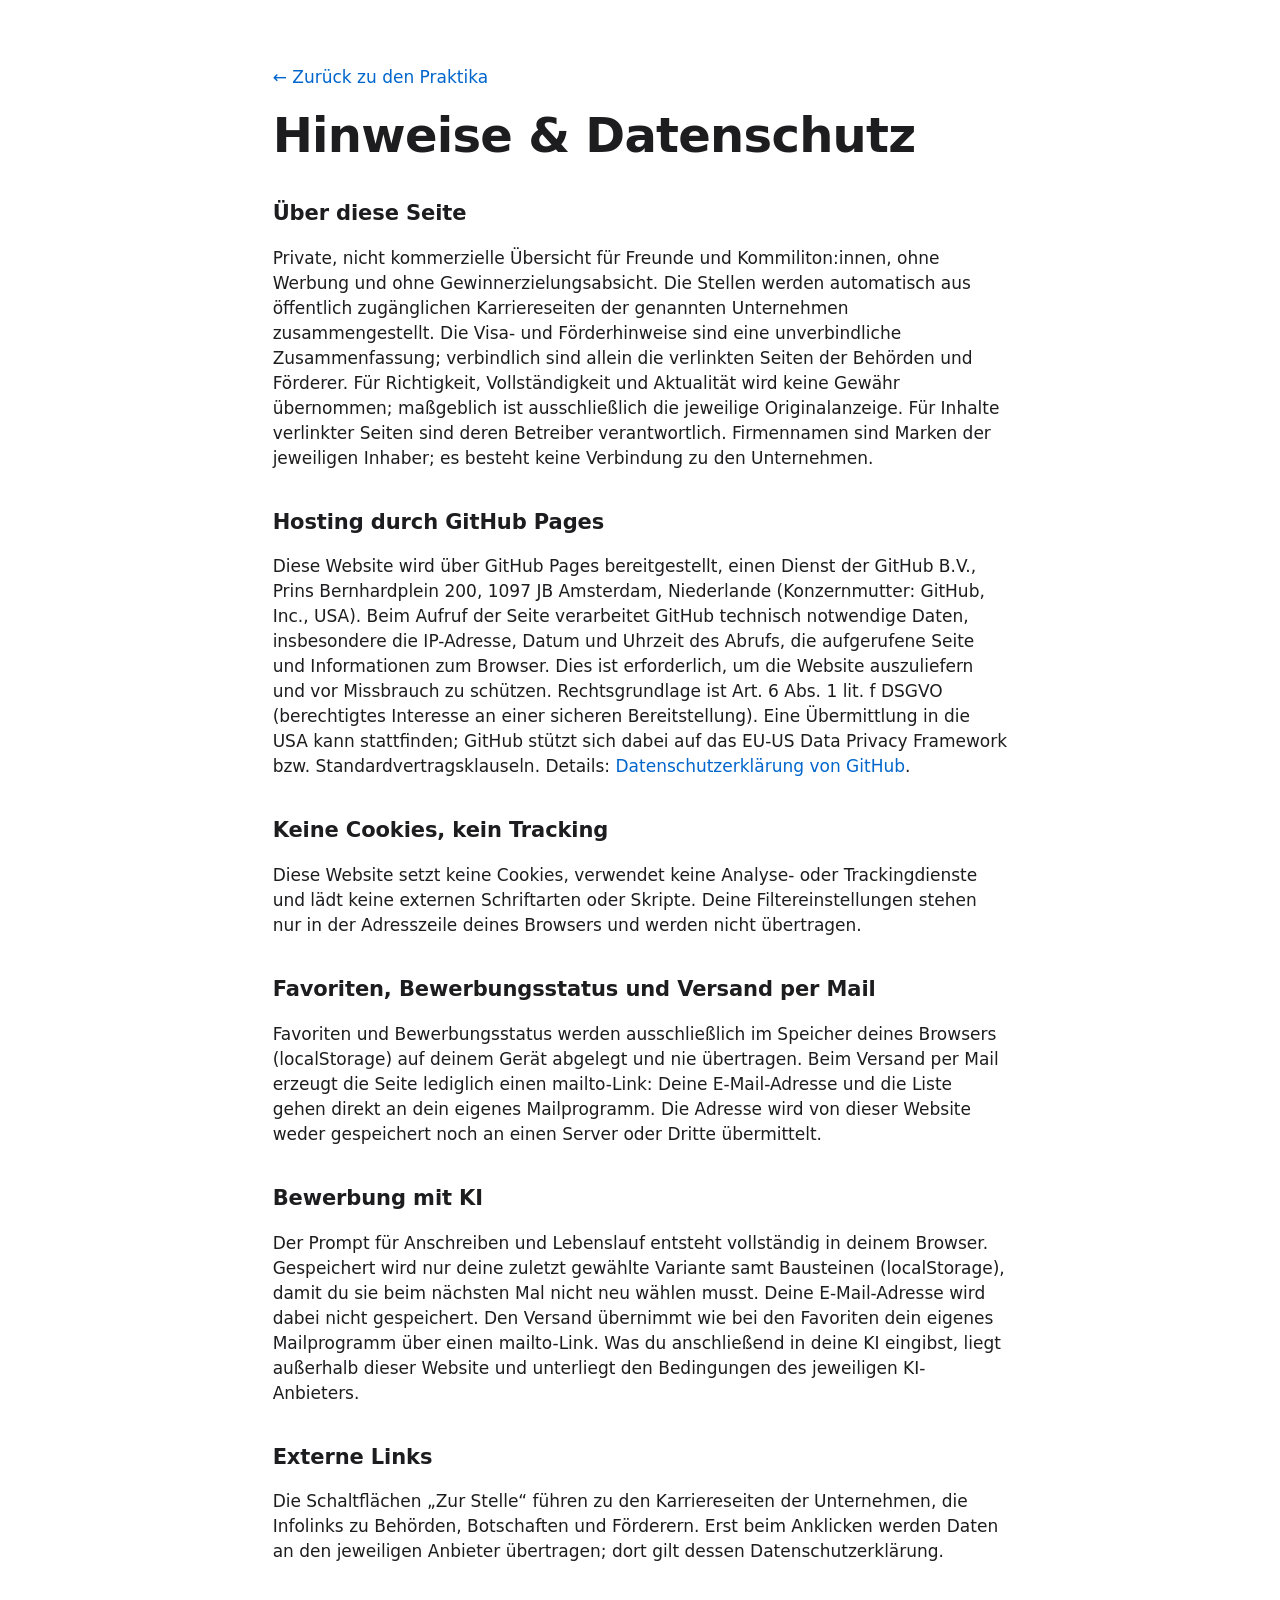
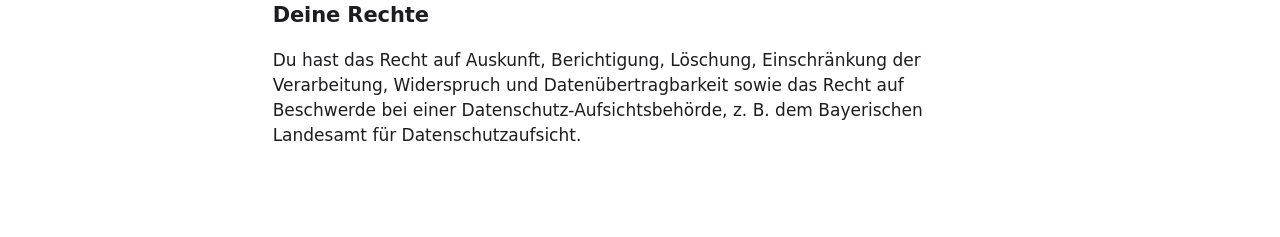
<file: docs/datenschutz.html>
<!doctype html>
<html lang="de">
<head>
<meta charset="utf-8">
<meta name="viewport" content="width=device-width, initial-scale=1">
<meta name="robots" content="noindex, nofollow">
<title>Hinweise · Praktikum WS27</title>
<link rel="icon" href="data:image/svg+xml,<svg xmlns='http://www.w3.org/2000/svg' viewBox='0 0 32 32'><rect width='32' height='32' rx='7.5' fill='%230071e3'/><circle cx='16' cy='16' r='9' fill='none' stroke='white' stroke-width='2.2'/><path d='M7 16h18M16 7c3 3 3 15 0 18M16 7c-3 3-3 15 0 18' fill='none' stroke='white' stroke-width='1.5'/></svg>">
<meta name="theme-color" content="#ffffff" media="(prefers-color-scheme: light)">
<meta name="theme-color" content="#000000" media="(prefers-color-scheme: dark)">
<link rel="stylesheet" href="style.css?v=20261111a">
<style>body{background:var(--hero-bg)}.legal{max-width:72ch;padding:48px 22px 72px;font-size:17px}.legal h1{font-size:clamp(32px,5vw,48px);line-height:1.08;letter-spacing:-.015em;margin:20px 0 28px}.legal h2{font-size:21px;letter-spacing:-.005em;margin:36px 0 8px}.legal p,.legal li{color:var(--ink)}</style>
</head>
<body>
<main class="wrap legal">
<p><a href="./">← Zurück zu den Praktika</a></p>
<h1>Hinweise &amp; Datenschutz</h1>
<h2>Über diese Seite</h2>
<p>Private, nicht kommerzielle Übersicht für Freunde und Kommiliton:innen, ohne Werbung und ohne Gewinnerzielungsabsicht. Die Stellen werden automatisch aus öffentlich zugänglichen Karriereseiten der genannten Unternehmen zusammengestellt. Die Visa- und Förderhinweise sind eine unverbindliche Zusammenfassung; verbindlich sind allein die verlinkten Seiten der Behörden und Förderer. Für Richtigkeit, Vollständigkeit und Aktualität wird keine Gewähr übernommen; maßgeblich ist ausschließlich die jeweilige Originalanzeige. Für Inhalte verlinkter Seiten sind deren Betreiber verantwortlich. Firmennamen sind Marken der jeweiligen Inhaber; es besteht keine Verbindung zu den Unternehmen.</p>
<h2>Hosting durch GitHub Pages</h2>
<p>Diese Website wird über GitHub Pages bereitgestellt, einen Dienst der GitHub B.V., Prins Bernhardplein 200, 1097 JB Amsterdam, Niederlande (Konzernmutter: GitHub, Inc., USA). Beim Aufruf der Seite verarbeitet GitHub technisch notwendige Daten, insbesondere die IP-Adresse, Datum und Uhrzeit des Abrufs, die aufgerufene Seite und Informationen zum Browser. Dies ist erforderlich, um die Website auszuliefern und vor Missbrauch zu schützen. Rechtsgrundlage ist Art. 6 Abs. 1 lit. f DSGVO (berechtigtes Interesse an einer sicheren Bereitstellung). Eine Übermittlung in die USA kann stattfinden; GitHub stützt sich dabei auf das EU-US Data Privacy Framework bzw. Standardvertragsklauseln. Details: <a href="https://docs.github.com/de/site-policy/privacy-policies/github-general-privacy-statement" target="_blank" rel="noopener noreferrer">Datenschutzerklärung von GitHub</a>.</p>
<h2>Keine Cookies, kein Tracking</h2>
<p>Diese Website setzt keine Cookies, verwendet keine Analyse- oder Trackingdienste und lädt keine externen Schriftarten oder Skripte. Deine Filtereinstellungen stehen nur in der Adresszeile deines Browsers und werden nicht übertragen.</p>
<h2>Favoriten, Bewerbungsstatus und Versand per Mail</h2>
<p>Favoriten und Bewerbungsstatus werden ausschließlich im Speicher deines Browsers (localStorage) auf deinem Gerät abgelegt und nie übertragen. Beim Versand per Mail erzeugt die Seite lediglich einen mailto-Link: Deine E-Mail-Adresse und die Liste gehen direkt an dein eigenes Mailprogramm. Die Adresse wird von dieser Website weder gespeichert noch an einen Server oder Dritte übermittelt.</p>
<h2>Bewerbung mit KI</h2>
<p>Der Prompt für Anschreiben und Lebenslauf entsteht vollständig in deinem Browser. Gespeichert wird nur deine zuletzt gewählte Variante samt Bausteinen (localStorage), damit du sie beim nächsten Mal nicht neu wählen musst. Deine E-Mail-Adresse wird dabei nicht gespeichert. Den Versand übernimmt wie bei den Favoriten dein eigenes Mailprogramm über einen mailto-Link. Was du anschließend in deine KI eingibst, liegt außerhalb dieser Website und unterliegt den Bedingungen des jeweiligen KI-Anbieters.</p>
<h2>Externe Links</h2>
<p>Die Schaltflächen „Zur Stelle“ führen zu den Karriereseiten der Unternehmen, die Infolinks zu Behörden, Botschaften und Förderern. Erst beim Anklicken werden Daten an den jeweiligen Anbieter übertragen; dort gilt dessen Datenschutzerklärung.</p>
<h2>Deine Rechte</h2>
<p>Du hast das Recht auf Auskunft, Berichtigung, Löschung, Einschränkung der Verarbeitung, Widerspruch und Datenübertragbarkeit sowie das Recht auf Beschwerde bei einer Datenschutz-Aufsichtsbehörde, z. B. dem Bayerischen Landesamt für Datenschutzaufsicht.</p>

</main>
</body>
</html>
</file>
<file: docs/style.css>
/* Praktikum WS27 · Designsprache angelehnt an Apple (HIG, Liquid Glass als CSS-Annäherung).
   Schrift: nur Systemschriften, kein Webfont (Datenschutz: keine externen Ressourcen).
   Glas nur auf der Bedien-Ebene (Reiterleiste, Nach-oben, Popover), nie auf Inhalt und nie gestapelt. */

:root {
  --font: -apple-system, BlinkMacSystemFont, system-ui, "Segoe UI", Roboto, "Helvetica Neue", Arial, sans-serif;
  --mono: ui-monospace, SFMono-Regular, Menlo, Consolas, "Liberation Mono", monospace;

  /* Flächen */
  --bg: #f5f5f7;            /* Seitenfläche unterhalb des Kopfs */
  --hero-bg: #ffffff;       /* Kopf: weiße Sektion, danach Hellgrau (Sektionswechsel wie apple.com) */
  --surface: #ffffff;       /* Karten, Tabelle, Dialoge */
  --fill: #f2f2f4;          /* Eingabefelder, graue Buttons, Chips */
  --fill-2: #e8e8ec;        /* Hover auf Füllflächen */
  --seg-on: #ffffff;        /* gewähltes Segment */
  --row-hover: #fafafc;

  /* Text und Linien */
  --ink: #1d1d1f;
  --muted: #636368;
  --line: #d2d2d7;
  --sep: #e8e8ed;

  /* Eine Akzentfarbe für Aktionen */
  --accent: #0071e3;        /* Flächen von Buttons, weiße Schrift darauf */
  --accent-hover: #0064cf;
  --accent-ink: #ffffff;
  --link: #0066cc;          /* Akzent als Textfarbe (besserer Kontrast als #0071e3 auf Grau) */
  --accent-soft: #e8f1fc;
  --ring: rgba(0, 113, 227, .55);

  /* Semantische Systemfarben (Bedeutung, nicht Deko): Favorit/Neu/Bewerben, kein Visum, Erasmus, Visum */
  --warm: #b64400;
  --warm-soft: #fff1e6;
  --ok: #1f7a37;
  --ok-soft: #e6f5ea;
  --eras: #3f3cbb;
  --eras-soft: #ececfb;
  --visa: #8a5300;
  --visa-soft: #fbf1db;

  /* Glas (Annäherung über backdrop-filter) */
  --glass: rgba(255, 255, 255, .72);
  --glass-pop: rgba(255, 255, 255, .86);
  --glass-edge: rgba(0, 0, 0, .08);
  --glass-hi: rgba(255, 255, 255, .6);
  --glass-filter: saturate(180%) blur(20px);

  --shadow-float: 0 8px 32px rgba(0, 0, 0, .12), 0 1px 3px rgba(0, 0, 0, .06);
  --shadow-dialog: 0 24px 80px rgba(0, 0, 0, .22);
  --backdrop: rgba(0, 0, 0, .32);

  /* Formen: konzentrisch, innerer Radius = äußerer Radius − Innenabstand */
  --r-card: 28px;
  --pad-card: 16px;
  --r-field: 12px;          /* 28 − 16 */
  --r-small: 18px;
  --pill: 980px;

  --ease: cubic-bezier(.25, .1, .25, 1);
  --ease-spring: cubic-bezier(.32, .72, 0, 1);
  --bar-h: 60px;

  --chevron: url("data:image/svg+xml,%3Csvg xmlns='http://www.w3.org/2000/svg' viewBox='0 0 12 8'%3E%3Cpath d='M1.5 1.75 6 6.25l4.5-4.5' fill='none' stroke='%2386868b' stroke-width='1.7' stroke-linecap='round' stroke-linejoin='round'/%3E%3C/svg%3E");
  color-scheme: light;
}
@media (prefers-color-scheme: dark) {
  :root {
    --bg: #000000;
    --hero-bg: #000000;
    --surface: #1c1c1e;
    --fill: #2c2c2e;
    --fill-2: #3a3a3c;
    --seg-on: #636366;
    --row-hover: #232325;
    --ink: #f5f5f7;
    --muted: #aeaeb2;
    --line: #48484a;
    --sep: #2c2c2e;
    --accent: #0071e3;
    --accent-hover: #0064cf;
    --accent-ink: #ffffff;
    --link: #2997ff;
    --accent-soft: rgba(41, 151, 255, .14);
    --ring: rgba(41, 151, 255, .7);
    --warm: #ff9f0a;
    --warm-soft: rgba(255, 159, 10, .16);
    --ok: #30d158;
    --ok-soft: rgba(48, 209, 88, .15);
    --eras: #a5a3ff;
    --eras-soft: rgba(125, 122, 255, .2);
    --visa: #ffd60a;
    --visa-soft: rgba(255, 214, 10, .14);
    --glass: rgba(22, 22, 23, .72);
    --glass-pop: rgba(44, 44, 46, .86);
    --glass-edge: rgba(255, 255, 255, .1);
    --glass-hi: rgba(255, 255, 255, .08);
    --shadow-float: 0 8px 32px rgba(0, 0, 0, .55);
    --shadow-dialog: 0 24px 80px rgba(0, 0, 0, .6);
    --backdrop: rgba(0, 0, 0, .55);
    color-scheme: dark;
  }
}

/* ---------------------------------------------------------------- Grundlagen */
* { box-sizing: border-box; }
html { -webkit-text-size-adjust: 100%; scroll-padding-top: calc(var(--bar-h) + 16px); }
body {
  margin: 0; background: var(--bg); color: var(--ink);
  font: 400 15px/1.47 var(--font);
  -webkit-font-smoothing: antialiased; -moz-osx-font-smoothing: grayscale;
  overflow-x: clip; /* randloser Leistenhintergrund; "clip" lässt position: sticky intakt */
}
a { color: var(--link); text-decoration: none; }
a:hover { text-decoration: underline; text-underline-offset: 2px; }
h1, h2, h3, h4 { font-weight: 600; }
.wrap { max-width: 1240px; margin: 0 auto; padding: 0 22px; }
.sr { position: absolute; width: 1px; height: 1px; overflow: hidden; clip: rect(0 0 0 0); white-space: nowrap; }
[hidden] { display: none !important; }
::selection { background: var(--accent-soft); }

/* Fokus: ein Ring in Akzentfarbe, folgt der Form des Elements */
:focus-visible { outline: 2px solid var(--ring); outline-offset: 2px; }
input:focus-visible, select:focus-visible, textarea:focus-visible, .ms-btn:focus-visible { outline-offset: 1px; }

/* ---------------------------------------------------------------- Kopf */
.hero { background: var(--hero-bg); color: var(--ink); padding: clamp(40px, 7vw, 76px) 0 clamp(32px, 5vw, 52px); }
.eyebrow { margin: 0 0 6px; color: var(--warm); font-size: 17px; font-weight: 600; }
h1 { margin: 0; font-size: clamp(40px, 6vw, 72px); line-height: 1.05; letter-spacing: -.015em; font-weight: 700; }
.lead { margin: 12px 0 0; max-width: 34ch; font-size: clamp(21px, 2.4vw, 28px); line-height: 1.2; font-weight: 600; letter-spacing: -.005em; color: var(--ink); }
.sub { margin: 14px 0 0; max-width: 64ch; font-size: 17px; color: var(--muted); }
.meta { margin: 18px 0 0; font-size: 14px; color: var(--muted); }
.facts {
  list-style: none; padding: 0; margin: 28px 0 0; display: grid;
  grid-template-columns: repeat(4, minmax(0, 1fr)); gap: 12px; max-width: 1000px;
}
.facts li { background: var(--bg); border-radius: var(--r-small); padding: 14px 16px; font-size: 15px; line-height: 1.35; font-weight: 600; }
.facts strong { display: block; margin-bottom: 4px; font-size: 12px; font-weight: 400; color: var(--muted); }
@media (prefers-color-scheme: dark) { .facts li { background: var(--surface); } }
@media (max-width: 760px) {
  .facts { grid-template-columns: 1fr 1fr; gap: 10px; margin-top: 22px; }
  .facts li { padding: 12px 14px; font-size: 14px; }
  .eyebrow { font-size: 15px; }
  .sub { font-size: 15px; }
}

/* sanftes Einblenden beim Laden (nur der Kopf, nicht die ständig neu gezeichnete Liste) */
@keyframes rise { from { opacity: 0; transform: translateY(24px); } to { opacity: 1; transform: none; } }
.hero .wrap > * { animation: rise .8s var(--ease) both; }
.hero .wrap > :nth-child(2) { animation-delay: .06s; }
.hero .wrap > :nth-child(3) { animation-delay: .12s; }
.hero .wrap > :nth-child(4) { animation-delay: .18s; }
.hero .wrap > :nth-child(n+5) { animation-delay: .24s; }

/* ---------------------------------------------------------------- Reiterleiste (Glas, klebt oben) */
.tabs {
  position: sticky; top: 0; z-index: 30;
  display: flex; align-items: center; gap: 0; min-height: var(--bar-h);
  margin: 0 0 16px; padding: 10px 0; touch-action: pan-y;
}
.tabs::before {
  content: ""; position: absolute; z-index: -1; top: 0; bottom: 0; left: calc(50% - 50vw); right: calc(50% - 50vw);
  background: transparent; border-bottom: 1px solid transparent;
  transition: background-color .25s var(--ease), border-color .25s var(--ease);
}
.tabs.is-stuck::before {
  background: var(--glass); border-bottom-color: var(--glass-edge);
  -webkit-backdrop-filter: var(--glass-filter); backdrop-filter: var(--glass-filter);
}
.tabs-sentinel { height: 1px; margin-bottom: -1px; }
.tabs-brand {
  display: none; align-items: center; gap: 8px; font-weight: 600; font-size: 15px; color: var(--ink);
  white-space: nowrap; opacity: 0; transform: translateY(4px); transition: opacity .25s var(--ease), transform .25s var(--ease);
}
.tabs-brand svg { width: 24px; height: 24px; flex: none; }
@media (min-width: 761px) {
  .tabs-brand { display: inline-flex; width: 0; overflow: hidden; }
  .tabs.is-stuck .tabs-brand { width: auto; margin-right: 16px; opacity: 1; transform: none; }
}

/* Segmentsteuerung */
.seg {
  display: inline-grid; grid-auto-flow: column; grid-auto-columns: 1fr; gap: 2px;
  padding: 3px; border-radius: var(--pill); background: var(--fill);
}
.tabs.is-stuck .seg { background: color-mix(in srgb, var(--fill) 80%, transparent); }
.tab {
  display: inline-flex; align-items: center; justify-content: center; gap: 6px; min-height: 34px; padding: 6px 18px;
  font: inherit; font-size: 14px; font-weight: 600; color: var(--ink); white-space: nowrap; cursor: pointer;
  background: transparent; border: 0; border-radius: var(--pill);
  transition: background-color .25s var(--ease), box-shadow .25s var(--ease), color .2s var(--ease), transform .2s var(--ease);
}
.tab:hover { background: var(--fill-2); }
.tab[aria-selected="true"] { background: var(--seg-on); box-shadow: 0 1px 4px rgba(0, 0, 0, .12), 0 0 0 .5px rgba(0, 0, 0, .04); }
.tab:active { transform: scale(.97); }
.tab .star { font-size: 13px; color: var(--warm); }
.tab .n {
  min-width: 20px; padding: 0 6px; border-radius: var(--pill); font-size: 12px; line-height: 20px; text-align: center;
  background: var(--surface); color: var(--muted); font-variant-numeric: tabular-nums;
}
.tab[aria-selected="true"] .n { background: var(--warm-soft); color: var(--warm); }
@media (prefers-color-scheme: dark) { .tab .n { background: var(--fill-2); } }

/* ---------------------------------------------------------------- Karten: Filter, Mail */
.filters, .mailbox {
  background: var(--surface); border-radius: var(--r-card); padding: var(--pad-card);
  display: grid; gap: 14px;
}
.mailbox { padding: 20px var(--pad-card) var(--pad-card); }

/* Felder */
.search { position: relative; }
.search svg {
  position: absolute; left: 16px; top: 50%; width: 18px; height: 18px; transform: translateY(-50%);
  fill: none; stroke: var(--muted); stroke-width: 2; stroke-linecap: round; pointer-events: none;
}
.search input, .mail-row input, .ms-q {
  width: 100%; padding: 11px 16px 11px 42px; font: inherit; font-size: 16px; color: var(--ink);
  background: var(--fill); border: 1px solid transparent; border-radius: var(--pill);
  -webkit-appearance: none; appearance: none;
  transition: background-color .2s var(--ease), border-color .2s var(--ease);
}
.mail-row input { padding-left: 18px; }
.search input::placeholder, .mail-row input::placeholder, .ms-q::placeholder { color: var(--muted); }
.search input:focus, .mail-row input:focus, .ms-q:focus { background: var(--surface); border-color: var(--line); }
.selects { display: grid; grid-template-columns: repeat(5, minmax(0, 1fr)); gap: 12px; align-items: end; }
.selects-2 { grid-template-columns: repeat(4, minmax(0, 1fr)) auto; }
.selects label, .selects .field, .ki-selects label { display: grid; gap: 6px; font-size: 12px; font-weight: 600; color: var(--muted); min-width: 0; }
select {
  width: 100%; min-height: 40px; padding: 9px 34px 9px 12px; font: inherit; font-size: 15px; font-weight: 400; color: var(--ink);
  background: var(--fill) var(--chevron) no-repeat right 13px center / 12px 8px;
  border: 1px solid transparent; border-radius: var(--r-field); cursor: pointer;
  -webkit-appearance: none; appearance: none;
  transition: background-color .2s var(--ease);
}
select:hover { background-color: var(--fill-2); }

/* Mehrfachauswahl */
.ms { position: relative; min-width: 0; }
.ms-btn {
  width: 100%; min-height: 40px; display: flex; align-items: center; justify-content: space-between; gap: 6px; padding: 9px 12px;
  font: inherit; font-size: 15px; font-weight: 400; color: var(--ink); text-align: left; cursor: pointer;
  background: var(--fill); border: 1px solid transparent; border-radius: var(--r-field);
  transition: background-color .2s var(--ease);
}
.ms-btn:hover { background: var(--fill-2); }
.ms.on .ms-btn { background: var(--accent-soft); box-shadow: inset 0 0 0 1px var(--link); }
.ms-val { overflow: hidden; text-overflow: ellipsis; white-space: nowrap; }
.ms-btn svg { flex: none; width: 14px; height: 14px; fill: none; stroke: var(--muted); stroke-width: 2.2; stroke-linecap: round; stroke-linejoin: round; transition: transform .25s var(--ease); }
.ms-btn[aria-expanded="true"] svg { transform: rotate(180deg); }
.ms-pop {
  position: absolute; z-index: 20; top: calc(100% + 8px); left: 0; width: max(100%, 300px); max-width: calc(100vw - 32px);
  padding: 6px; display: grid; gap: 6px; font-weight: 400;
  background: var(--glass-pop); border: 1px solid var(--glass-edge); border-radius: 20px; box-shadow: var(--shadow-float);
  -webkit-backdrop-filter: var(--glass-filter); backdrop-filter: var(--glass-filter);
  transform-origin: top left; animation: pop .22s var(--ease-spring);
}
@keyframes pop { from { opacity: 0; transform: scale(.96) translateY(-4px); } to { opacity: 1; transform: none; } }
.ms-q { padding: 9px 14px; font-size: 15px; border-radius: 14px; background: var(--fill); }   /* 20 − 6 */
.ms-list { max-height: 300px; overflow-y: auto; overscroll-behavior: contain; }
.ms-group { padding: 10px 10px 4px; font-size: 12px; font-weight: 600; color: var(--muted); }
.ms-opt {
  display: grid; grid-template-columns: auto 1fr auto; align-items: center; gap: 10px; padding: 8px 10px;
  border-radius: 14px; font-size: 15px; color: var(--ink); cursor: pointer; transition: background-color .15s var(--ease);
}
.ms-opt:hover { background: var(--fill); }
.ms-opt input { width: 18px; height: 18px; margin: 0; accent-color: var(--accent); }
.ms-n { font-size: 12px; color: var(--muted); font-variant-numeric: tabular-nums; }
.ms-none { margin: 8px 10px; color: var(--muted); font-size: 14px; }
.ms-foot { display: flex; justify-content: space-between; gap: 8px; padding: 6px 0 0; border-top: 1px solid var(--sep); }
.ms-foot .ghost, .ms-foot .cta { padding: 8px 16px; font-size: 14px; }

/* Schnellfilter-Chips */
.chips { display: flex; flex-wrap: wrap; gap: 8px; }
.chip {
  display: inline-flex; align-items: center; gap: 6px; min-height: 34px; padding: 6px 14px;
  font: inherit; font-size: 14px; color: var(--ink); cursor: pointer;
  background: var(--fill); border: 0; border-radius: var(--pill);
  transition: background-color .2s var(--ease), color .2s var(--ease), transform .2s var(--ease);
}
.chip:hover { background: var(--fill-2); }
.chip[aria-pressed="true"] { background: var(--accent); color: var(--accent-ink); }
.chip[aria-pressed="true"]:hover { background: var(--accent-hover); }
.chip[aria-pressed="true"]::before { content: "✓"; font-weight: 700; }
.chip .n {
  display: inline-block; min-width: 20px; padding: 0 6px; border-radius: var(--pill); font-size: 12px; line-height: 18px;
  text-align: center; background: var(--surface); color: var(--muted); font-variant-numeric: tabular-nums;
}
.chip-new { background: var(--warm-soft); color: var(--warm); font-weight: 600; }
.chip-new:hover { background: var(--warm-soft); filter: brightness(.97); }
.chip-new .n { background: var(--warm); color: var(--surface); }
.chip[aria-pressed="true"] .n { background: rgba(255, 255, 255, .24); color: inherit; }

/* ---------------------------------------------------------------- Buttons */
.cta, .ghost, .go, .ki-btn { -webkit-tap-highlight-color: transparent; }
.cta {
  display: inline-flex; align-items: center; justify-content: center; gap: 6px; min-height: 40px; padding: 10px 22px;
  font: inherit; font-size: 15px; font-weight: 600; color: var(--accent-ink); background: var(--accent);
  border: 0; border-radius: var(--pill); cursor: pointer; text-decoration: none; white-space: nowrap;
  transition: background-color .2s var(--ease), transform .2s var(--ease);
}
.cta:hover { background: var(--accent-hover); text-decoration: none; }
.ghost {
  display: inline-flex; align-items: center; justify-content: center; gap: 6px; min-height: 40px; padding: 9px 18px;
  font: inherit; font-size: 15px; color: var(--ink); background: var(--fill);
  border: 0; border-radius: var(--pill); cursor: pointer;
  transition: background-color .2s var(--ease), transform .2s var(--ease);
}
.ghost:hover { background: var(--fill-2); }
.cta:active, .ghost:active, .chip:active, .go:active, .ki-btn:active, .to-top:active { transform: scale(.97); }

/* ---------------------------------------------------------------- Bewerbungsstatus */
.statusbar { display: flex; flex-wrap: wrap; gap: 8px; margin: 16px 0 0; }
.st-row { display: flex; flex-wrap: wrap; align-items: center; gap: 6px 8px; margin-top: 8px; }
select.status {
  width: auto; min-height: 30px; padding: 4px 28px 4px 12px; font-size: 13px; border-radius: var(--pill);
  background-position: right 10px center; background-size: 10px 7px;
}
select.st-interessant { background-color: var(--accent-soft); color: var(--link); font-weight: 600; }
select.st-bewerben { background-color: var(--warm-soft); color: var(--warm); font-weight: 600; }
select.st-warten { background-color: var(--eras-soft); color: var(--eras); font-weight: 600; }
select.st-absage { background-color: var(--fill); color: var(--muted); font-weight: 600; }
.st-i {
  position: relative; flex: none; width: 22px; height: 22px; padding: 0; border-radius: 50%; cursor: pointer;
  font: 700 12px/20px var(--font); text-align: center; color: var(--muted); background: transparent; border: 1.5px solid var(--line);
  transition: color .2s var(--ease), border-color .2s var(--ease), background-color .2s var(--ease);
}
.st-i:hover, .st-i[aria-expanded="true"] { color: var(--link); border-color: var(--link); background: var(--accent-soft); }
.st-info {
  position: fixed; z-index: 40; width: min(300px, calc(100vw - 32px));
  padding: 14px 16px; font-size: 14px; line-height: 1.45; color: var(--ink);
  background: var(--glass-pop); border: 1px solid var(--glass-edge); border-radius: 20px; box-shadow: var(--shadow-float);
  -webkit-backdrop-filter: var(--glass-filter); backdrop-filter: var(--glass-filter);
  animation: pop .22s var(--ease-spring);
}
.st-info[hidden] { display: none; }
.st-info p { margin: 0 0 6px; }
.st-info ul { margin: 0; padding-left: 18px; color: var(--muted); }
.st-info li + li { margin-top: 2px; }
.tags-inline { display: inline-flex; margin: 0 0 0 4px; vertical-align: 1px; }
.tag-new { background: var(--warm); color: var(--surface); }
.tag-off { background: var(--fill); color: var(--muted); }
tr.offline .title { color: var(--muted); }

/* ---------------------------------------------------------------- Leere Ergebnisse */
.empty { text-align: center; color: var(--muted); padding: 40px 0; font-size: 15px; }
.empty-title { margin: 0 0 8px; font-size: 21px; font-weight: 600; letter-spacing: -.005em; color: var(--ink); }
.empty-help p { margin: 8px 0; }
.sugg-list { list-style: none; padding: 0; margin: 14px auto; display: grid; gap: 8px; max-width: 520px; }
.ghost.sugg {
  width: 100%; display: flex; justify-content: space-between; gap: 12px; padding: 14px 18px; text-align: left;
  color: var(--ink); background: var(--surface); border-radius: var(--r-small);
}
.ghost.sugg:hover { background: var(--row-hover); }
.sugg strong { color: var(--link); white-space: nowrap; font-weight: 600; }

/* ---------------------------------------------------------------- Mail */
.mail-head h2 { margin: 0 0 4px; font-size: 21px; letter-spacing: -.005em; }
.mail-head p { margin: 0; color: var(--muted); font-size: 14px; }
.mail-row { display: grid; grid-template-columns: minmax(0, 1fr) auto auto; gap: 8px; }
.mail-msg { margin: 0; font-size: 14px; color: var(--muted); }
.mail-msg:empty { display: none; }
.mail-parts { display: flex; flex-wrap: wrap; gap: 8px; }
.mail-parts:empty { display: none; }

.count { margin: 22px 4px 12px; color: var(--muted); font-size: 14px; }

/* ---------------------------------------------------------------- Tabelle */
.table-wrap { background: var(--surface); border-radius: var(--r-card); overflow-x: auto; overscroll-behavior-x: contain; }
table.jobs { width: 100%; border-collapse: collapse; }
.jobs th {
  text-align: left; font-size: 12px; font-weight: 600; color: var(--muted);
  padding: 16px 10px 12px; border-bottom: 1px solid var(--sep); white-space: nowrap;
}
.jobs th:first-child, .jobs td:first-child { padding-left: 18px; }
.jobs th:last-child, .jobs td:last-child { padding-right: 18px; }
.jobs td { padding: 16px 10px; border-bottom: 1px solid var(--sep); vertical-align: top; font-size: 14px; }
.jobs tr:last-child td { border-bottom: 0; }
.jobs tbody tr { transition: background-color .15s var(--ease); }
.jobs tbody tr:hover { background: var(--row-hover); }
.c-row { display: flex; align-items: flex-start; gap: 8px; }
.fav {
  position: relative; flex: none; width: 30px; height: 30px; margin: -4px 0 0 -6px; padding: 0;
  font-size: 19px; line-height: 1; color: var(--muted); background: none; border: 0; border-radius: 50%; cursor: pointer;
  transition: color .2s var(--ease), background-color .2s var(--ease), transform .25s var(--ease-spring);
}
.fav:hover { color: var(--warm); background: var(--warm-soft); }
.fav[aria-pressed="true"] { color: var(--warm); }
.fav:active { transform: scale(.88); }
.title { font-size: 15px; font-weight: 600; line-height: 1.32; }
.company { color: var(--muted); font-size: 13px; margin-top: 2px; }
.c-title { min-width: 220px; }
.c-ort { min-width: 170px; }
.ort + .ort { margin-top: 10px; }
.ort-unbekannt { display: inline-flex; align-items: center; gap: 6px; font-size: 14px; color: var(--muted); cursor: help; }
.ort-unbekannt::before {
  content: "?"; display: inline-grid; place-items: center; width: 16px; height: 16px; border-radius: 50%;
  font-size: 11px; font-weight: 700; background: var(--fill); color: var(--muted);
}
.land-link {
  padding: 0; font: inherit; font-size: 14px; color: var(--ink); background: none; border: 0; cursor: pointer; text-align: left;
  text-decoration: underline dotted var(--muted); text-underline-offset: 3px; text-decoration-thickness: 1px;
}
.land-link:hover { color: var(--link); text-decoration-color: var(--link); }
.tags { display: flex; flex-wrap: wrap; gap: 4px; margin-top: 5px; }
.tag { display: inline-block; padding: 2px 9px; border-radius: var(--pill); font-size: 11.5px; font-weight: 600; white-space: nowrap; }
.tag-visa { background: var(--visa-soft); color: var(--visa); }
.tag-free { background: var(--ok-soft); color: var(--ok); }
.tag-eras { background: var(--eras-soft); color: var(--eras); }
.hint { color: var(--muted); font-size: 12px; margin-top: 2px; }
.ka { color: var(--muted); }
/* Zeilenaktion als getönte Kapsel: Akzent sparsam, ruhiger als 1434 volle Buttons */
.go {
  display: inline-flex; align-items: center; justify-content: center; gap: 4px; padding: 7px 14px;
  border-radius: var(--pill); background: var(--accent-soft); color: var(--link);
  font-size: 13px; font-weight: 600; white-space: nowrap; text-decoration: none;
  transition: background-color .2s var(--ease), color .2s var(--ease), transform .2s var(--ease);
}
.go:hover { background: var(--accent); color: var(--accent-ink); text-decoration: none; }
.jobs td.c-date { white-space: nowrap; font-variant-numeric: tabular-nums; }

/* ---------------------------------------------------------------- Visa & Förderung */
.info-lead { max-width: 72ch; color: var(--muted); margin: 8px 0 22px; font-size: 17px; }
.info-grid { display: grid; grid-template-columns: minmax(0, 1.6fr) minmax(0, 1fr); gap: 28px; align-items: start; }
.info h2 { font-size: 24px; line-height: 1.15; letter-spacing: -.01em; margin: 28px 0 12px; }
.info-grid > div > h2:first-child, .info aside h2 { margin-top: 0; }
.land { background: var(--surface); border-radius: var(--r-small); margin-bottom: 8px; }
.land summary {
  display: flex; justify-content: space-between; align-items: center; gap: 12px; padding: 14px 18px;
  cursor: pointer; font-size: 15px; font-weight: 600; list-style: none; border-radius: var(--r-small);
}
.land summary::-webkit-details-marker { display: none; }
.land summary::after {
  content: ""; flex: none; width: 8px; height: 8px; margin: -4px 4px 0 2px;
  border-right: 2px solid var(--muted); border-bottom: 2px solid var(--muted);
  transform: rotate(45deg); transition: transform .3s var(--ease);
}
.land[open] summary::after { transform: rotate(225deg); margin-top: 4px; }
.land summary .tags { margin: 0 0 0 auto; }
.land-body { padding: 0 18px 16px; }
.land-head { display: flex; flex-wrap: wrap; align-items: center; gap: 8px 12px; }
.land-head h3 { margin: 0; font-size: 21px; letter-spacing: -.005em; }
.land-head .tags { margin: 0; }
.land-body h3 { display: none; }
.land-body .land-head .tags { display: none; }
.info h4, .dlg-body h4 { margin: 16px 0 6px; font-size: 13px; font-weight: 600; color: var(--muted); }
.links { margin: 4px 0 0; padding-left: 18px; }
.links li { margin: 4px 0; }
.foerder { list-style: none; padding: 0; margin: 0; display: grid; gap: 10px; }
.foerder > li { background: var(--surface); border-radius: var(--r-small); padding: 14px 18px; }
.foerder > li > strong { display: block; font-weight: 600; }
.foerder > li > span { display: block; color: var(--muted); font-size: 14px; margin-top: 2px; }
.land-body .foerder > li, .dlg-body .foerder > li { background: var(--fill); }
.info aside { position: sticky; top: calc(var(--bar-h) + 16px); }

/* ---------------------------------------------------------------- Dialoge */
dialog {
  width: min(640px, calc(100vw - 32px)); max-height: calc(100dvh - 48px);
  padding: 24px 24px 18px; color: var(--ink); background: var(--surface);
  border: 0; border-radius: var(--r-card); box-shadow: var(--shadow-dialog);
}
dialog[open] { animation: dlg-in .35s var(--ease-spring); }
dialog::backdrop { background: var(--backdrop); -webkit-backdrop-filter: blur(6px); backdrop-filter: blur(6px); animation: fade .25s var(--ease); }
@keyframes dlg-in { from { opacity: 0; transform: scale(.96) translateY(8px); } to { opacity: 1; transform: none; } }
@keyframes sheet-in { from { transform: translateY(100%); } to { transform: none; } }
@keyframes fade { from { opacity: 0; } to { opacity: 1; } }
.dlg-body p { margin: 10px 0; }
.dlg-close { margin-top: 12px; }

/* ---------------------------------------------------------------- Quellen und Fußzeile */
.sources { margin: 32px 4px 0; font-size: 12px; line-height: 1.5; color: var(--muted); }
.sources h2 { font-size: 14px; margin: 0 0 10px; color: var(--ink); }
.sources ul { list-style: none; padding: 0; margin: 0; display: flex; flex-wrap: wrap; gap: 6px 16px; }
.sources .warn { color: var(--visa); }
.foot { padding: 28px 26px 52px; font-size: 12px; line-height: 1.5; color: var(--muted); }
.foot p { max-width: 90ch; }
.foot::before { content: ""; display: block; height: 1px; margin-bottom: 18px; background: var(--line); }

/* ---------------------------------------------------------------- Nach oben (schwebendes Glas-Control) */
.to-top {
  position: fixed; z-index: 40; right: max(18px, env(safe-area-inset-right)); bottom: max(18px, env(safe-area-inset-bottom));
  display: inline-flex; align-items: center; gap: 8px; height: 46px; padding: 0 20px 0 16px;
  font: inherit; font-size: 15px; font-weight: 600; color: var(--ink); cursor: pointer;
  background: var(--glass); border: 1px solid var(--glass-edge); border-radius: var(--pill);
  box-shadow: var(--shadow-float), inset 0 1px 0 var(--glass-hi);
  -webkit-backdrop-filter: var(--glass-filter); backdrop-filter: var(--glass-filter);
  opacity: 0; transform: translateY(14px) scale(.96); pointer-events: none;
  transition: opacity .25s var(--ease), transform .3s var(--ease-spring), background-color .2s var(--ease);
}
.to-top.is-visible { opacity: 1; transform: none; pointer-events: auto; }
.to-top.is-visible:active { transform: scale(.95); }
.to-top svg { width: 18px; height: 18px; fill: none; stroke: var(--link); stroke-width: 2.4; stroke-linecap: round; stroke-linejoin: round; transition: transform .2s var(--ease); }
.to-top:hover svg { transform: translateY(-2px); }

/* ---------------------------------------------------------------- Beobachtete Karriereseiten */
.watch-hit { color: var(--visa); }
.watch-hit a { color: inherit; font-weight: 600; }
.watch-banner { margin: 16px 0 0; padding: 14px 18px; border-radius: var(--r-small); background: var(--warm-soft); font-size: 14px; line-height: 1.5; }
.watch-banner strong { display: block; margin-bottom: 2px; font-weight: 600; }
.watch-banner a { color: var(--ink); font-weight: 600; }
.watch-banner .hint { display: block; margin-top: 4px; font-size: 13px; color: var(--muted); }

/* ---------------------------------------------------------------- Bewerbung mit KI */
.c-actions { display: grid; gap: 6px; justify-items: stretch; }
.c-actions .go { justify-content: center; }
.ki-btn {
  display: inline-flex; align-items: center; justify-content: center; gap: 4px; padding: 6px 12px;
  font: inherit; font-size: 12.5px; font-weight: 600; color: var(--ink); white-space: nowrap; cursor: pointer;
  background: var(--fill); border: 0; border-radius: var(--pill);
  transition: background-color .2s var(--ease), transform .2s var(--ease);
}
.ki-btn:hover { background: var(--fill-2); }
.ki-btn span { font-size: 11px; color: var(--warm); }
.ki-card { display: none; }
dialog.ki-dialog { width: min(780px, calc(100vw - 24px)); max-height: calc(100dvh - 32px); padding: 0; overflow: hidden; }
dialog.ki-dialog[open] { display: flex; flex-direction: column; }
.ki-scroll { overflow-y: auto; overscroll-behavior: contain; padding: 26px 28px 28px; }
.ki-top { display: flex; justify-content: space-between; align-items: flex-start; gap: 12px; }
.ki-eyebrow { margin: 0 0 4px; color: var(--warm); font-size: 14px; font-weight: 600; }
.ki-top h2 { margin: 0; font-size: 28px; line-height: 1.12; letter-spacing: -.01em; }
.ki-job { margin: 10px 0 0; display: grid; gap: 1px; font-size: 15px; }
.ki-job span { color: var(--muted); font-size: 14px; }
.ki-x {
  position: relative; flex: none; width: 32px; height: 32px; padding: 0; font-size: 20px; line-height: 1; color: var(--muted);
  background: var(--fill); border: 0; border-radius: 50%; cursor: pointer; transition: background-color .2s var(--ease), color .2s var(--ease);
}
.ki-x:hover { color: var(--ink); background: var(--fill-2); }
.ki-lead { margin: 16px 0 4px; color: var(--muted); font-size: 15px; max-width: 70ch; }
.ki-step { margin-top: 20px; padding-top: 18px; border-top: 1px solid var(--sep); }
.ki-step h3 { display: flex; align-items: center; gap: 10px; margin: 0 0 12px; font-size: 17px; letter-spacing: -.005em; }
.ki-num {
  display: inline-grid; place-items: center; width: 24px; height: 24px; flex: none; border-radius: 50%;
  font-size: 13px; font-weight: 700; color: var(--accent-ink); background: var(--accent); letter-spacing: 0;
}
.ki-step-head { display: flex; flex-wrap: wrap; align-items: center; gap: 4px 12px; margin-bottom: 12px; }
.ki-step-head h3 { margin: 0; }
.ki-n { font-size: 13px; color: var(--muted); }
.ki-link { padding: 0; font: inherit; font-size: 14px; color: var(--link); background: none; border: 0; cursor: pointer; }
.ki-link:hover { text-decoration: underline; text-underline-offset: 2px; }
.ki-step-head .ki-link { margin-left: auto; }
.ki-tones { display: grid; grid-template-columns: repeat(3, minmax(0, 1fr)); gap: 10px; }
.ki-tone {
  position: relative; display: grid; gap: 2px; padding: 14px 16px 14px 44px; cursor: pointer;
  background: var(--fill); border: 0; border-radius: var(--r-small);
  transition: background-color .2s var(--ease), box-shadow .2s var(--ease);
}
.ki-tone:hover { background: var(--fill-2); }
.ki-tone input { position: absolute; left: 16px; top: 16px; width: 18px; height: 18px; margin: 0; accent-color: var(--accent); }
.ki-tone-name { font-weight: 600; }
.ki-tone-sub { font-size: 13px; color: var(--muted); line-height: 1.35; }
.ki-tone:has(input:checked) { background: var(--accent-soft); box-shadow: inset 0 0 0 1.5px var(--link); }
.ki-tone:has(input:focus-visible) { outline: 2px solid var(--ring); outline-offset: 2px; }
.ki-selects { display: grid; grid-template-columns: 1fr 1fr; gap: 12px; }
.ki-group { margin: 0 0 14px; padding: 0; border: 0; min-width: 0; }
.ki-group legend { padding: 0; margin-bottom: 8px; font-size: 13px; font-weight: 600; color: var(--muted); }
.ki-group legend .hint { display: inline; margin-left: 4px; font-weight: 400; }
.ki-pills { display: flex; flex-wrap: wrap; gap: 8px; }
.ki-pill { position: relative; display: inline-flex; cursor: pointer; }
.ki-pill input { position: absolute; opacity: 0; width: 1px; height: 1px; }
.ki-pill span {
  display: inline-flex; align-items: center; gap: 6px; padding: 7px 14px; border-radius: var(--pill);
  background: var(--fill); color: var(--ink); font-size: 14px; line-height: 1.35;
  transition: background-color .2s var(--ease), color .2s var(--ease);
}
.ki-pill:hover span { background: var(--fill-2); }
.ki-pill input:checked + span { background: var(--accent); color: var(--accent-ink); }
.ki-pill input:checked + span::before { content: "✓"; font-weight: 700; }
.ki-pill input:focus-visible + span { outline: 2px solid var(--ring); outline-offset: 2px; }
.ki-step .mail-row { margin-bottom: 8px; }
.ki-step .mail-msg, .ki-more { margin: 0 0 8px; font-size: 14px; color: var(--muted); }
.ki-step .mail-parts { margin-bottom: 8px; }
.ki-prev { margin-top: 14px; }
.ki-prev summary { cursor: pointer; font-size: 15px; font-weight: 600; color: var(--link); }
.ki-prev textarea {
  width: 100%; margin-top: 10px; padding: 12px 14px; resize: vertical;
  font: 12.5px/1.5 var(--mono); color: var(--ink);
  background: var(--fill); border: 0; border-radius: 14px;
}

/* ---------------------------------------------------------------- Tablet und Handy: Karten statt Tabelle */
@media (max-width: 980px) {
  .selects, .selects-2 { grid-template-columns: 1fr 1fr; }
  .selects-2 .ghost { grid-column: 1 / -1; }
  .info-grid { grid-template-columns: 1fr; }
  .info aside { position: static; }
  .mail-row { grid-template-columns: 1fr 1fr; }
  .mail-row input { grid-column: 1 / -1; }
}
/* Unter 1180 px passt die Tabelle nicht mehr ganz: Karten, damit „Zur Stelle“ nie abgeschnitten wird */
@media (max-width: 1180px) {
  .table-wrap { background: none; border-radius: 0; overflow: visible; }
  .jobs thead { display: none; }
  .jobs, .jobs tbody, .jobs tr, .jobs td { display: block; width: 100%; }
  .jobs tr {
    background: var(--surface); border-radius: 24px; margin-bottom: 12px; padding: 18px 18px 8px;
    display: grid; grid-template-columns: repeat(4, minmax(0, 1fr)); gap: 0 16px;
  }
  .jobs tbody tr:hover { background: var(--surface); }
  .jobs td, .jobs td:first-child, .jobs td:last-child { border: 0; padding: 4px 0 10px; min-width: 0; }
  .jobs td[data-l]::before { content: attr(data-l); display: block; margin-bottom: 1px; font-size: 12px; font-weight: 600; color: var(--muted); }
  .jobs td.c-title { grid-column: 1 / 3; }
  .jobs td.c-ort { grid-column: 3 / -1; }
  .jobs td.c-link { grid-column: 1 / -1; padding-bottom: 10px; }
  .c-actions { grid-template-columns: 1fr 1fr; }
  .go { width: 100%; justify-content: center; padding: 12px; font-size: 15px; }
  .ki-row { display: none; }
  .ki-card { display: flex; width: 100%; padding: 12px; font-size: 14px; }
}
@media (max-width: 760px) {
  .jobs tr { grid-template-columns: 1fr 1fr; gap: 0 14px; }
  .jobs td.c-title, .jobs td.c-ort { grid-column: 1 / -1; }
  .c-actions { grid-template-columns: 1fr; }
}
@media (max-width: 760px) {
  .wrap { padding: 0 16px; }
  .foot { padding-left: 20px; padding-right: 20px; }
}
@media (max-width: 560px) {
  :root { --bar-h: 56px; }
  .seg { display: grid; width: 100%; }
  .tab { min-width: 0; padding: 6px 4px; font-size: 13px; white-space: normal; text-align: center; line-height: 1.2; }
  .tab .n { min-width: 18px; padding: 0 5px; font-size: 11px; line-height: 18px; }
  /* Chips wie in iOS seitlich wischbar statt vieler Zeilen */
  .chips { flex-wrap: nowrap; overflow-x: auto; margin: 0 calc(-1 * var(--pad-card)); padding: 2px var(--pad-card); scrollbar-width: none; }
  .chips::-webkit-scrollbar { display: none; }
  .chip { flex: none; }
  .ki-scroll { padding: 22px 18px 24px; }
  .ki-tones, .ki-selects { grid-template-columns: 1fr; }
  .ki-top h2 { font-size: 24px; }
  /* Dialoge als Sheet von unten */
  dialog, dialog.ki-dialog {
    width: 100%; max-width: 100%; max-height: 92dvh; margin: auto 0 0;
    border-radius: var(--r-card) var(--r-card) 0 0; padding-bottom: calc(18px + env(safe-area-inset-bottom));
  }
  dialog.ki-dialog { padding-bottom: 0; }
  .ki-scroll { padding-bottom: calc(24px + env(safe-area-inset-bottom)); }
  dialog[open] { animation: sheet-in .4s var(--ease-spring); }
}
@media (max-width: 420px) {
  .selects, .selects-2 { grid-template-columns: 1fr; }
}
@media (max-width: 560px) {
  .to-top { width: 48px; height: 48px; padding: 0; justify-content: center; }
  .to-top span { position: absolute; width: 1px; height: 1px; overflow: hidden; clip: rect(0 0 0 0); }
  .to-top svg { width: 22px; height: 22px; }
}

/* ---------------------------------------------------------------- Touch: Trefferflächen mindestens 44 × 44 */
@media (pointer: coarse) {
  .tab, .chip, .cta, .ghost, select, .ms-btn, .search input, .mail-row input { min-height: 44px; }
  .ki-btn { min-height: 40px; }
  select.status { min-height: 36px; }
  .fav::after, .st-i::after, .ki-x::after { content: ""; position: absolute; inset: -8px; }
  .st-i::after { inset: -11px; }
  .ki-x::after { inset: -6px; }
}

/* ---------------------------------------------------------------- Barrierefreiheit */
/* Weniger Transparenz: Glas wird zur festen Fläche */
@media (prefers-reduced-transparency: reduce) {
  .tabs.is-stuck::before, .to-top, .ms-pop, .st-info { -webkit-backdrop-filter: none; backdrop-filter: none; }
  .tabs.is-stuck::before { background: var(--bg); border-bottom-color: var(--line); }
  .to-top, .ms-pop, .st-info { background: var(--surface); }
  dialog::backdrop { -webkit-backdrop-filter: none; backdrop-filter: none; }
}
@supports not ((-webkit-backdrop-filter: blur(1px)) or (backdrop-filter: blur(1px))) {
  .tabs.is-stuck::before { background: var(--bg); border-bottom-color: var(--line); }
  .to-top, .ms-pop, .st-info { background: var(--surface); }
}
/* Mehr Kontrast: kräftigere Kanten, Felder mit Rahmen */
@media (prefers-contrast: more) {
  :root { --muted: #48484a; --sep: #a1a1a6; --glass: var(--surface); --glass-pop: var(--surface); --glass-edge: #86868b; }
  select, .ms-btn, .search input, .mail-row input, .ms-q, .chip, .ghost { border: 1px solid #86868b; }
}
@media (prefers-contrast: more) and (prefers-color-scheme: dark) {
  :root { --muted: #c7c7cc; --sep: #636366; }
}
/* Weniger Bewegung: keine Animationen, keine Skalierungen */
@media (prefers-reduced-motion: reduce) {
  *, *::before, *::after { animation: none !important; transition: none !important; scroll-behavior: auto !important; }
  .cta:active, .ghost:active, .chip:active, .go:active, .ki-btn:active, .tab:active, .fav:active, .to-top.is-visible:active { transform: none; }
}
</file>
